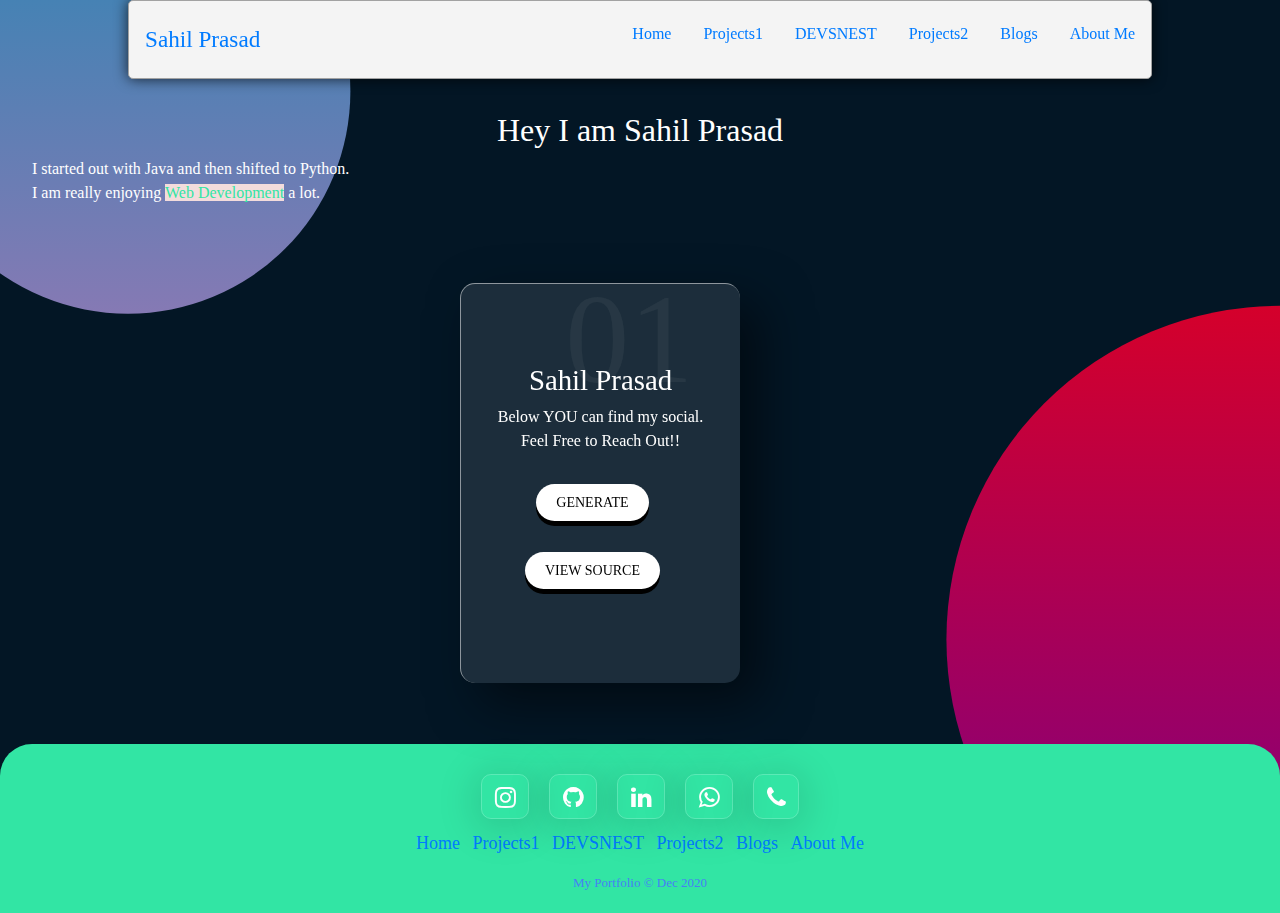
<file: about.html>
<!DOCTYPE html>
<html lang="en">
<head>
	
	<link rel="stylesheet" href="css/style.css">
	<link rel="stylesheet" href="css/styles2.css">
	<meta name="viewport" content="width=device-width, initial-scale=1">
	<link rel="stylesheet" href="https://maxcdn.bootstrapcdn.com/bootstrap/4.5.2/css/bootstrap.min.css">
	<script src="https://ajax.googleapis.com/ajax/libs/jquery/3.5.1/jquery.min.js"></script>
	<script src="https://cdnjs.cloudflare.com/ajax/libs/popper.js/1.16.0/umd/popper.min.js"></script>
	<script src="https://maxcdn.bootstrapcdn.com/bootstrap/4.5.2/js/bootstrap.min.js"></script>
	<link rel="stylesheet" href="https://stackpath.bootstrapcdn.com/font-awesome/4.7.0/css/font-awesome.min.css">
	
	<meta charset="UTF-8">
	<title>About Me</title>
</head>
<body style="background-color: #031625; color: white">
	
	<nav class="sticky-top">
		<header class="header">
			<h1 class="logo link"><a href="#">Sahil Prasad</a></h1>
			<ul class="main-nav">
				<li><a class="link" href="./index.html">Home</a></li>
				<li><a class="link" href="./projects1.html">Projects1</a></li>
				<li><a class="link" href="./projects1.html">DEVSNEST</a></li>
				<li><a class="link" href="./projects2.html">Projects2</a></li>
				<li><a class="link" href="./blogs.html">Blogs</a></li>
				<li><a class="link" href="./about.html">About Me</a></li>
			</ul>
		</header>
	</nav>
	
	
	<div class="para">
		<h2>Hey I am Sahil Prasad</h2>
		
		<p>
			I started out with Java and then shifted to Python. <br>
			I am really enjoying <span class="snippets">Web Development</span> a lot.
		</p>
	</div>
	<div>
		<div class="container-gc">
			<div class="card-gc">
				<div class="content-gc">
					<h2>01</h2>
					<h3>Sahil Prasad</h3>
					<p>
						Below YOU can find my social. <br>Feel Free to Reach Out!!
					</p>
					<a class="link link-secondary"
					   href="https://react-lorem-text-generator.netlify.app/">Generate</a><br>
					<a class="link link-secondary" href="https://github.com/sahilp007/react-text-generator">View
						Source</a><br>
				
				</div>
			</div>
		</div>
	</div>
	<script type="text/javascript" src="vanilla-tilt.js"></script>
	<script>
		VanillaTilt.init(document.querySelectorAll(".card-gc"), {
			max: 25,
			speed: 400,
			glare: true,
			"max-glare": 1
			
		});
	</script>
	<div class="div" style="min-height: 200px">
	</div>
	<div class="footer-basic">
		<footer>
			<section class ="footer">
				<ul class="footer">
					<li class="footer"><a class="footer" href="#"><i class="fa fa-instagram fa-lg" aria-hidden="true"></i></a></li>
					<li class="footer"><a class="footer" href="#"><i class="fa fa-github fa-lg" aria-hidden="true"></i></a></li>
					<li class="footer"><a class="footer" href="#"><i class="fa fa-linkedin fa-lg" aria-hidden="true"></i></a></li>
					<li class="footer"><a class="footer" href="#"><i class="fa fa-whatsapp fa-lg" aria-hidden="true"></i></a></li>
					<li class="footer"><a class="footer" href="#"><i class="fa fa-phone fa-lg" aria-hidden="true"></i></a></li>
				</ul>
			</section>
			<!--			<div class="social"><a href="#"><i class="icon ion-social-instagram"></i></a><a href="#"><i-->
			<!--					class="icon ion-social-snapchat"></i></a><a href="#"><i class="icon ion-social-twitter"></i></a><a-->
			<!--					href="#"><i class=	`-+ion ion-social-facebook"></i></a></div>-->
			<ul class="list-inline">
				<li class="list-inline-item"><a href="./index.html">Home</a></li>
				<li class="list-inline-item"><a href="./projects1.html">Projects1</a></li>
				<li class="list-inline-item"><a href="https://devsnest-sahil-prasad.netlify.app/">DEVSNEST</a></li>
				<li class="list-inline-item"><a href="./projects2.html">Projects2</a></li>
				<li class="list-inline-item"><a href="./blogs.html">Blogs</a></li>
				<li class="list-inline-item"><a href="./about.html">About Me</a></li>
			</ul>
			<p class="copyright">My Portfolio © Dec 2020</p>
		
		</footer>
	</div>
</body>
</html>
</file>
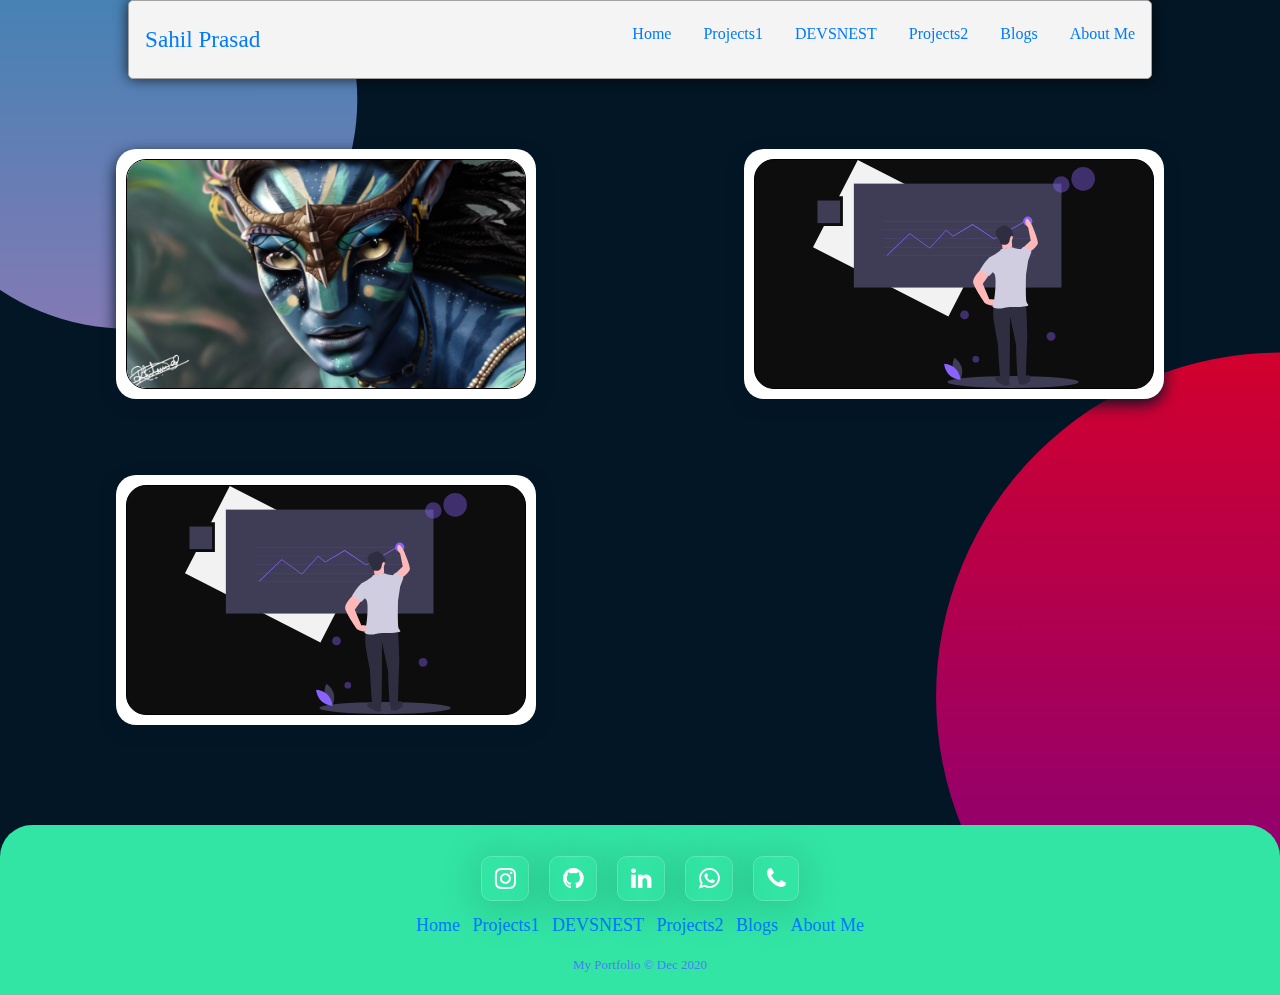
<file: blogs.html>
<!DOCTYPE html>
<html lang="en">
<head>
    
    <link rel="stylesheet" href="css/style.css">
    <link rel="stylesheet" href="css/styles2.css">
    <meta name="viewport" content="width=device-width, initial-scale=1">
    <link rel="stylesheet" href="https://maxcdn.bootstrapcdn.com/bootstrap/4.5.2/css/bootstrap.min.css">
    <script src="https://ajax.googleapis.com/ajax/libs/jquery/3.5.1/jquery.min.js"></script>
    <script src="https://cdnjs.cloudflare.com/ajax/libs/popper.js/1.16.0/umd/popper.min.js"></script>
    <script src="https://maxcdn.bootstrapcdn.com/bootstrap/4.5.2/js/bootstrap.min.js"></script>
    <link rel="stylesheet" href="https://stackpath.bootstrapcdn.com/font-awesome/4.7.0/css/font-awesome.min.css">
    <meta charset="UTF-8">
    <title>About Me</title>
</head>
<body style="background-color: #031625;" class="blog-body">

<nav class="sticky-top">
    <header class="header">
        <h1 class="logo link"><a href="#">Sahil Prasad</a></h1>
        <ul class="main-nav">
            <li><a class="link" href="./index.html">Home</a></li>
            <li><a class="link" href="./projects1.html">Projects1</a></li>
            <li><a class="link" href="./projects1.html">DEVSNEST</a></li>
            <li><a class="link" href="./projects2.html">Projects2</a></li>
            <li><a class="link" href="./blogs.html">Blogs</a></li>
            <li><a class="link" href="./about.html">About Me</a></li>
        </ul>
    </header>
</nav>

<div class="blog-container">
    <div class="blog-card">
        <div class="blog-imgBx">
            <img src="./images/avatar.jpg" alt="why is this not loading">
        </div>
        .
        <div class="blog-content">
            <div>
                <h3>JS Callback Function</h3>
                
                <p>Callbacks are often used inside event handlers to run a block of code. In this guide, we’re going to
                    talk about what callback functions are and how they work. We’ll walk through an example of a
                    callback function to help you learn how to use them in your code.
                </p>
                <a href="./JS%20Callback%20Functions.html">Read More</a>
            </div>
        </div>
    </div>
    <div class="blog-card">
        <div class="blog-imgBx">
            <img src="./images/predictive_analytics_kf9n.svg" alt="why is this not loading">
        </div>
        <div class="blog-content">
            <div>
                <h3>Design</h3>
                
                <p>I started out with Java and then shifted to Python. <br>
                    I am really enjoying <span class="snippets">Web Development</span> a lot.
                </p>
                <a href="#">Read More</a>
            </div>
        </div>
    </div>
    <div class="blog-card">
        <div class="blog-imgBx">
            <img src="./images/predictive_analytics_kf9n.svg" alt="why is this not loading">
        </div>
        <div class="blog-content">
            <div>
                <h3>Design</h3>
                
                <p>I started out with Java and then shifted to Python. <br>
                    I am really enjoying <span class="snippets">Web Development</span> a lot.
                </p>
                <a href="#">Read More</a>
            </div>
        </div>
    </div>
</div>
<div class="div" style="min-height: 200px"></div>
<div class="footer-basic">
    <footer>
        <section class="footer">
            <ul class="footer">
                <li class="footer"><a class="footer" href="#"><i class="fa fa-instagram fa-lg"
                                                                 aria-hidden="true"></i></a></li>
                <li class="footer"><a class="footer" href="#"><i class="fa fa-github fa-lg" aria-hidden="true"></i></a>
                </li>
                <li class="footer"><a class="footer" href="#"><i class="fa fa-linkedin fa-lg"
                                                                 aria-hidden="true"></i></a></li>
                <li class="footer"><a class="footer" href="#"><i class="fa fa-whatsapp fa-lg"
                                                                 aria-hidden="true"></i></a></li>
                <li class="footer"><a class="footer" href="#"><i class="fa fa-phone fa-lg" aria-hidden="true"></i></a>
                </li>
            </ul>
        </section>
        <!--			<div class="social"><a href="#"><i class="icon ion-social-instagram"></i></a><a href="#"><i-->
        <!--					class="icon ion-social-snapchat"></i></a><a href="#"><i class="icon ion-social-twitter"></i></a><a-->
        <!--					href="#"><i class=	`-+ion ion-social-facebook"></i></a></div>-->
        <ul class="list-inline">
            <li class="list-inline-item"><a href="./index.html">Home</a></li>
            <li class="list-inline-item"><a href="./projects1.html">Projects1</a></li>
            <li class="list-inline-item"><a href="https://devsnest-sahil-prasad.netlify.app/">DEVSNEST</a></li>
            <li class="list-inline-item"><a href="./projects2.html">Projects2</a></li>
            <li class="list-inline-item"><a href="./blogs.html">Blogs</a></li>
            <li class="list-inline-item"><a href="./about.html">About Me</a></li>
        </ul>
        <p class="copyright">My Portfolio © Dec 2020</p>
    
    </footer>
</div>
</body>
</html>
</file>
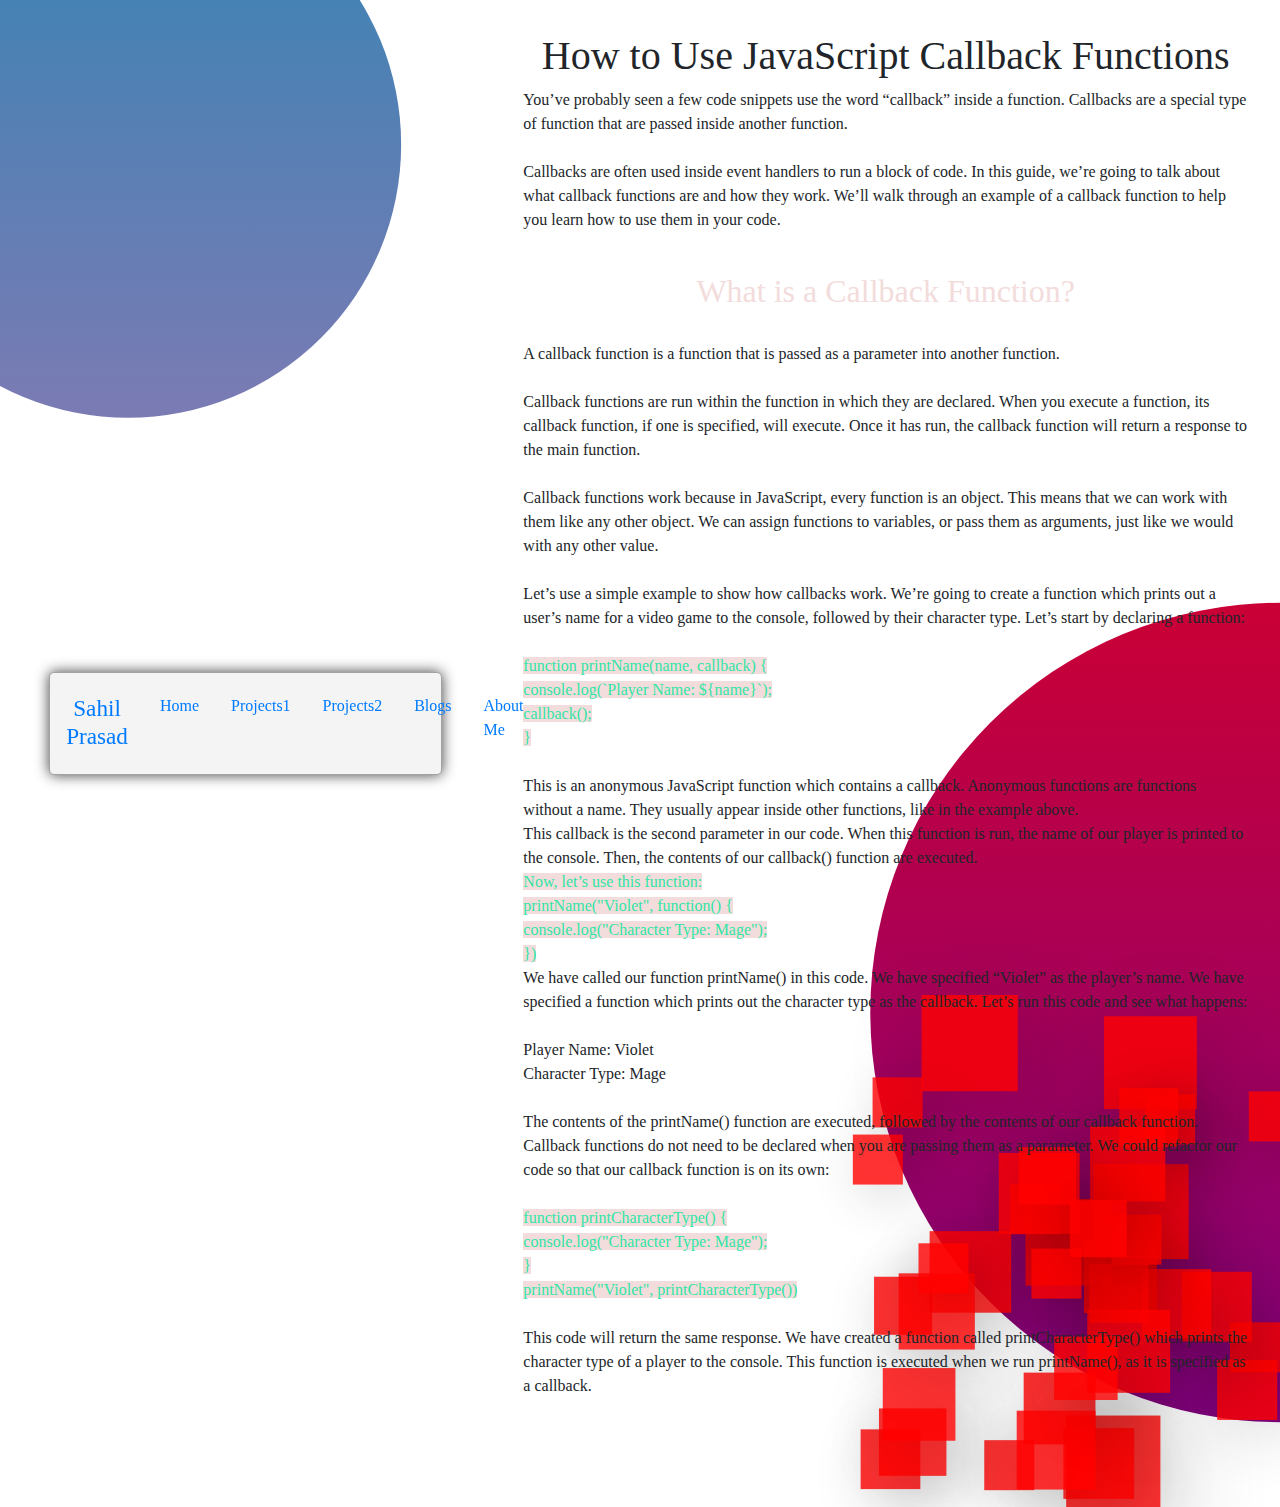
<file: JS Callback Functions.html>
<!DOCTYPE html>
<html lang="en">
<head>
	<link rel="stylesheet" href="css/style.css">
	<link rel="stylesheet" href="css/styles2.css">
	<link rel="stylesheet" href="css/styles3.css">
	<meta name="viewport" content="width=device-width, initial-scale=1">
	<link rel="stylesheet" href="https://maxcdn.bootstrapcdn.com/bootstrap/4.5.2/css/bootstrap.min.css">
	<script src="https://ajax.googleapis.com/ajax/libs/jquery/3.5.1/jquery.min.js"></script>
	<script src="https://cdnjs.cloudflare.com/ajax/libs/popper.js/1.16.0/umd/popper.min.js"></script>
	<script src="https://maxcdn.bootstrapcdn.com/bootstrap/4.5.2/js/bootstrap.min.js"></script>
	
	<meta charset="UTF-8">
	<title>JS Callback Functions</title>
</head>

<!--<body style="background-color: #031625; color: whitesmoke">-->
<body>
	<nav class="sticky-top">
		<header class="header">
			<h1 class="logo link"><a href="#">Sahil Prasad</a></h1>
			<ul class="main-nav">
				<li><a class="link" href="./index.html">Home</a></li>
				<li><a class="link" href="./projects1.html">Projects1</a></li>
				<li><a class="link" href="./projects2.html">Projects2</a></li>
				<li><a class="link" href="./blogs.html">Blogs</a></li>
				<li><a class="link" href="./about.html">About Me</a></li>
			</ul>
		</header>
	</nav>
	
	<div class ="para sections" >
		<h1>How to Use JavaScript Callback Functions</h1>
		
		<p>
			You’ve probably seen a few code snippets use the word “callback” inside a function. Callbacks are a special
			type
			of function that are passed inside another function.<br><br>
			Callbacks are often used inside event handlers to run a block of code. In this guide, we’re going to talk
			about
			what callback functions are and how they work. We’ll walk through an example of a callback function to help
			you
			learn how to use them in your code.
		</p>
		<br>
		<h2> What is a Callback Function? </h2>
		<br>
		<p>
			A callback function is a function that is passed as a parameter into another function.
			<br><br>
			Callback functions are run within the function in which they are declared. When you execute a function, its
			callback function, if one is specified, will execute. Once it has run, the callback function will return a
			response to the main function.
			<br>
			<br>
			
			Callback functions work because in JavaScript, every function is an object. This means that we can work with
			them like any other object. We can assign functions to variables, or pass them as arguments, just like we
			would
			with any other value.
			<br><br>
			Let’s use a simple example to show how callbacks work. We’re going to create a function which prints out a
			user’s name for a video game to the console, followed by their character type. Let’s start by declaring a
			function:
			<br><br>
			<span class="snippets">function printName(name, callback) {<br>
			console.log(`Player Name: ${name}`);<br>
			callback();<br>
			}</span><br>
			<br>
			This is an anonymous JavaScript function which contains a callback. Anonymous functions are functions
			without a
			name. They usually appear inside other functions, like in the example above.
			<br>
			This callback is the second parameter in our code. When this function is run, the name of our player is
			printed
			to the console. Then, the contents of our callback() function are executed.
			<br>
			<span class="snippets">Now, let’s use this function:<br>
			
			printName("Violet", function() {<br>
			console.log("Character Type: Mage");<br>
			})</span><br>
			
			We have called our function printName() in this code. We have specified “Violet” as the player’s name. We
			have
			specified a function which prints out the character type as the callback. Let’s run this code and see what
			happens:
			<br><br>
			Player Name: Violet
			<br>
			Character Type: Mage
			<br><br>
			The contents of the printName() function are executed, followed by the contents of our callback function.
			Callback functions do not need to be declared when you are passing them as a parameter. We could refactor
			our
			code so that our callback function is on its own:<br>
			<br>
			<span class="snippets">function printCharacterType() {<br>
			console.log("Character Type: Mage");<br>
			}<br>
			printName("Violet", printCharacterType())</span>
			<br><br>
			This code will return the same response. We have created a function called printCharacterType() which prints
			the
			character type of a player to the console. This function is executed when we run printName(), as it is
			specified
			as a callback.
		</p>
	</div>
	<script src="anime.min.js"></script>
	<script>
		const container = document.querySelector('.sections')
		for(let i = 0; i<=35; i++){
			const blocks= document.createElement('div');
			blocks.classList.add('block');
			container.appendChild(blocks)
		}

		function animateBlocks(){
			anime({
				targets:'.block',
				translateY: function(){
					return anime.random(-1810,200);
				},
				translateX: function(){
					return anime.random(-100, 1900);
				},
				scale: function(){
					return anime.random(1,5);
				},
				easing: 'linear',
				duration: 3000,
				delay: anime.stagger(10),
				complete: animateBlocks,

			})
		}
		animateBlocks()
	</script>
</body>
</html>
</file>
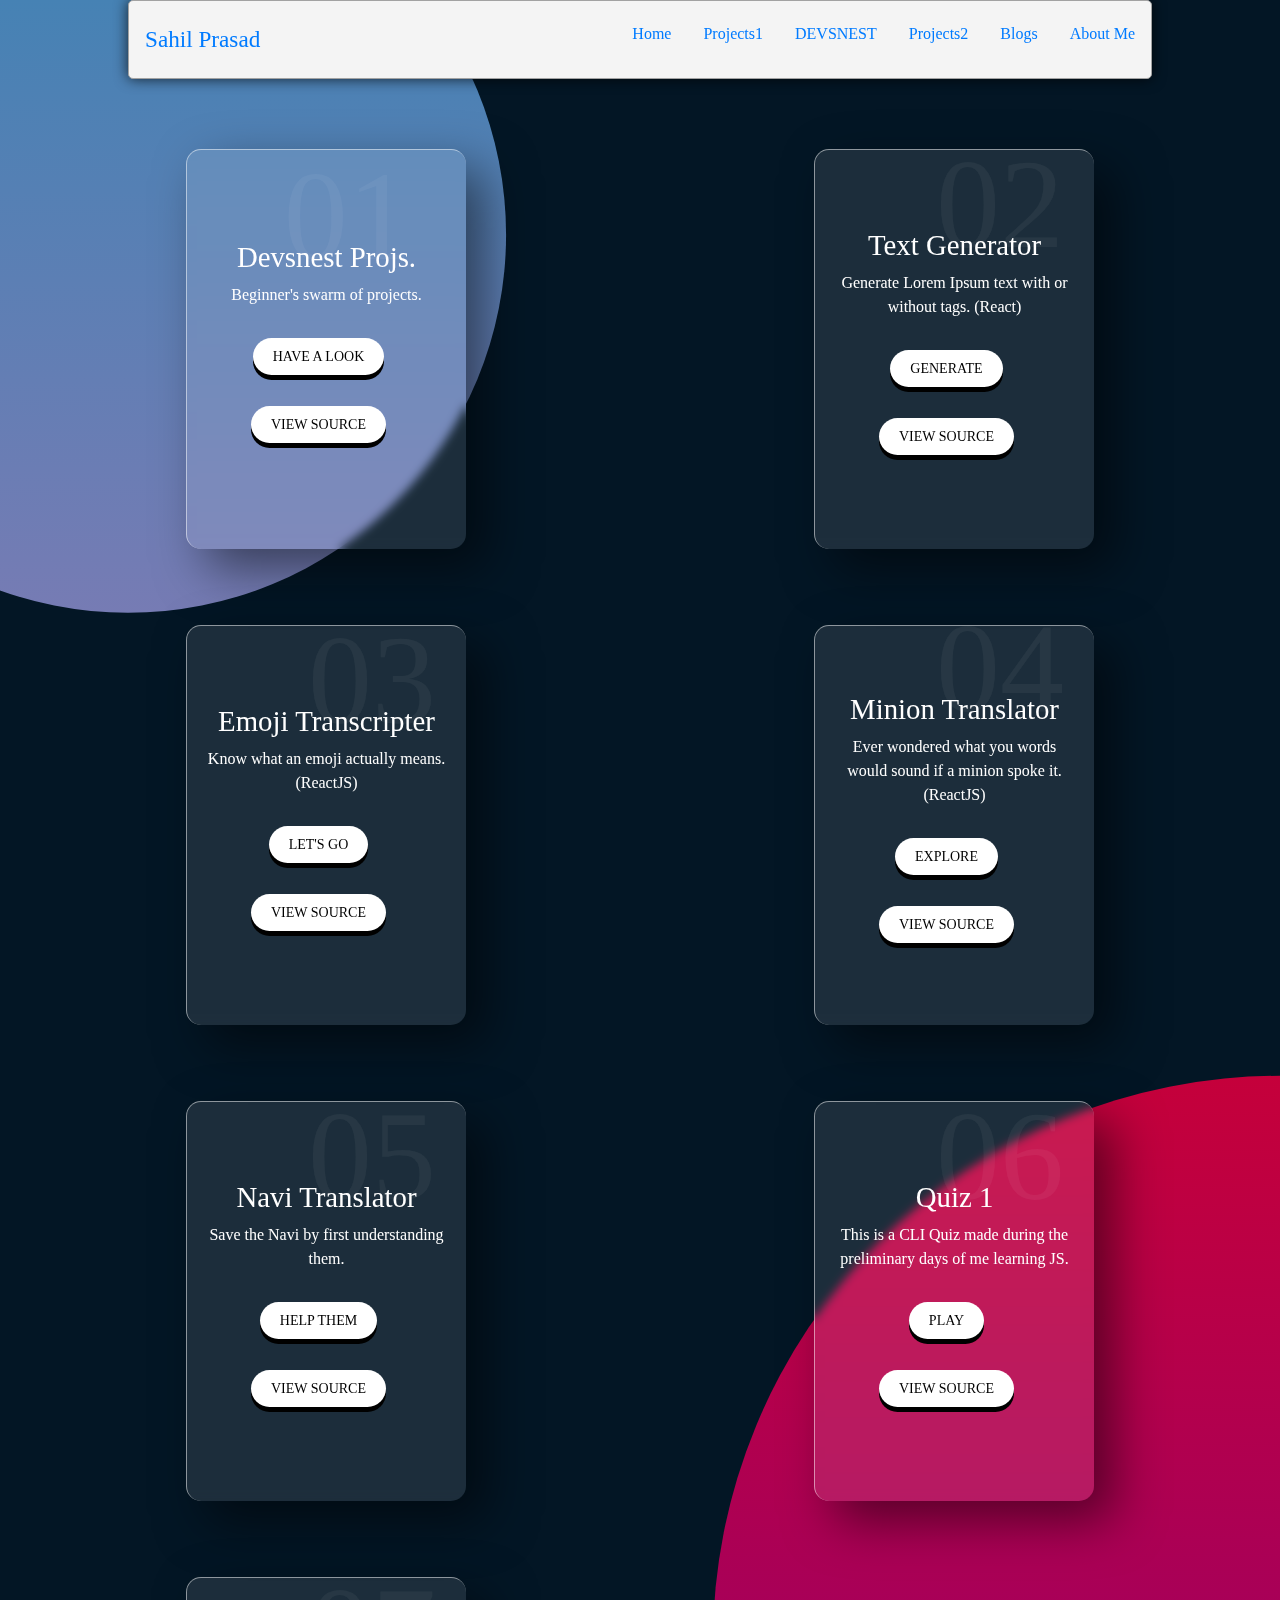
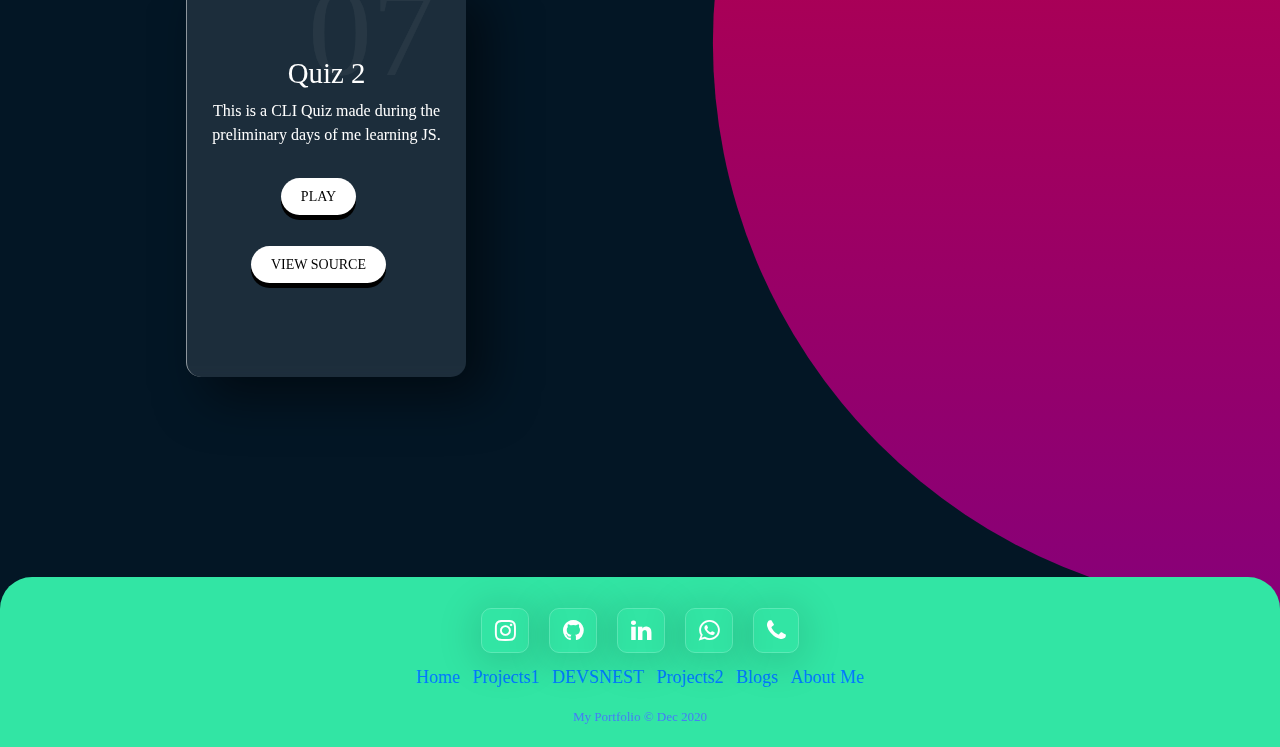
<file: projects1.html>
<!DOCTYPE html>
<html lang="en">
<head>
	<link rel="stylesheet" href="./css/style.css">
	<meta name="viewport" content="width=device-width, initial-scale=1">
	<link rel="stylesheet" href="https://maxcdn.bootstrapcdn.com/bootstrap/4.5.2/css/bootstrap.min.css">
	<script src="https://ajax.googleapis.com/ajax/libs/jquery/3.5.1/jquery.min.js"></script>
	<script src="https://cdnjs.cloudflare.com/ajax/libs/popper.js/1.16.0/umd/popper.min.js"></script>
	<script src="https://maxcdn.bootstrapcdn.com/bootstrap/4.5.2/js/bootstrap.min.js"></script>
	<link rel="stylesheet" href="https://stackpath.bootstrapcdn.com/font-awesome/4.7.0/css/font-awesome.min.css">
	
	<link rel="stylesheet" href="./css/styles2.css">
	<meta name="viewport" content="width=device-width, initial-scale=1">
	<meta charset="UTF-8">
	<title>Projects1</title>
</head>
<body style="background-color: #031625">
	<nav class="sticky-top">
		<header class="header">
			<h1 class="logo link"><a href="#">Sahil Prasad</a></h1>
			<ul class="main-nav">
				<li><a class="link" href="./index.html">Home</a></li>
				<li><a class="link" href="./projects1.html">Projects1</a></li>
				<li><a class="link" href="./projects1.html">DEVSNEST</a></li>
				<li><a class="link" href="./projects2.html">Projects2</a></li>
				<li><a class="link" href="./blogs.html">Blogs</a></li>
				<li><a class="link" href="./about.html">About Me</a></li>
			</ul>
		</header>
	</nav>
	<div class=" blog-body blog-container">
		<div class="container-gc">
			<div class="card-gc">
				<div class="content-gc">
					<h2>01</h2>
					<h3>Devsnest Projs.</h3>
					<p>
						Beginner's swarm of projects.
					</p>
					<a class="link link-secondary"
					   href="https://devsnest-sahil-prasad.netlify.app">Have a Look</a><br>
					<a class="link link-secondary" href="https://github.com/sahilp007/DEVSNEST/">View
						Source</a><br>
				
				</div>
			</div>
		</div>
		<div class="container-gc">
			<div class="card-gc">
				<div class="content-gc">
					<h2>02</h2>
					<h3>Text Generator</h3>
					<p>
						Generate Lorem Ipsum text with or without tags. (React)
					</p>
					<a class="link link-secondary"
					   href="https://react-lorem-text-generator.netlify.app/">Generate</a><br>
					<a class="link link-secondary" href="https://github.com/sahilp007/react-text-generator">View
						Source</a><br>
				
				</div>
			</div>
		</div>
		<div class="container-gc">
			<div class="card-gc">
				<div class="content-gc">
					<h2>03</h2>
					<h3>Emoji Transcripter</h3>
					<p>
						Know what an emoji actually means. (ReactJS)
					</p>
					<a class="link link-secondary" href="https://emoji-transcripter.netlify.app/">Let's Go</a><br>
					<a class="link link-secondary" href="https://github.com/sahilp007/emoji-transcripter">View
						Source</a><br>
				
				</div>
			</div>
		</div>
		<div class="container-gc">
			<div class="card-gc">
				<div class="content-gc">
					<h2>04</h2>
					<h3>Minion Translator</h3>
					<p>
						Ever wondered what you words would sound if a minion spoke it. (ReactJS)
					</p>
					<a class="link link-secondary" href="https://minion-tanslator.netlify.app/">Explore</a><br>
					<a class="link link-secondary" href="https://github.com/sahilp007/minion-translator">View
						Source</a><br>
				
				</div>
			</div>
		</div>
		<div class="container-gc">
			<div class="card-gc">
				<div class="content-gc">
					<h2>05</h2>
					<h3>Navi Translator</h3>
					<p>
						Save the Navi by first understanding them.
					</p>
					<a class="link link-secondary" href="https://eng2navi.netlify.app/">Help Them</a><br>
					<a class="link link-secondary" href="https://github.com/sahilp007/navi-translator">View
						Source</a><br>
				
				</div>
			</div>
		</div>
		<div class="container-gc">
			<div class="card-gc">
				<div class="content-gc">
					<h2>06</h2>
					<h3>Quiz 1</h3>
					<p>
						This is a CLI Quiz made during the preliminary days of me learning JS.
					</p>
					<a class="link link-secondary" href="https://cli-quiz-1.netlify.app/">Play</a><br>
					<a class="link link-secondary" href="https://repl.it/@SAHILPRASAD/proj-1#index.js">View
						Source</a><br>
				
				</div>
			</div>
		</div>
		<div class="container-gc">
			<div class="card-gc">
				<div class="content-gc">
					<h2>07</h2>
					<h3>Quiz 2</h3>
					<p>
						This is a CLI Quiz made during the preliminary days of me learning JS.
					</p>
					<a class="link link-secondary" href="https://cli-quiz-2.netlify.app/">Play</a><br>
					<a class="link link-secondary" href="https://repl.it/@SAHILPRASAD/proj2#index.js">View
						Source</a><br>
				
				</div>
			</div>
		</div>
	</div>
	<script type="text/javascript" src="vanilla-tilt.js"></script>
	<script>
		VanillaTilt.init(document.querySelectorAll(".card-gc"), {
			max: 25,
			scale: 1.1,
			speed: 400,
			glare: true,
			"max-glare": 1
		});
	</script>
	<div class="div" style="min-height: 300px">
	
	</div>
	<div class="footer-basic">
		<footer>
			<section class="footer">
				<ul class="footer">
					<li class="footer"><a class="footer" href="#"><i class="fa fa-instagram fa-lg"
																	 aria-hidden="true"></i></a></li>
					<li class="footer"><a class="footer" href="#"><i class="fa fa-github fa-lg" aria-hidden="true"></i></a>
					</li>
					<li class="footer"><a class="footer" href="#"><i class="fa fa-linkedin fa-lg"
																	 aria-hidden="true"></i></a></li>
					<li class="footer"><a class="footer" href="#"><i class="fa fa-whatsapp fa-lg"
																	 aria-hidden="true"></i></a></li>
					<li class="footer"><a class="footer" href="#"><i class="fa fa-phone fa-lg"
																	 aria-hidden="true"></i></a></li>
				</ul>
			</section>
			<!--			<div class="social"><a href="#"><i class="icon ion-social-instagram"></i></a><a href="#"><i-->
			<!--					class="icon ion-social-snapchat"></i></a><a href="#"><i class="icon ion-social-twitter"></i></a><a-->
			<!--					href="#"><i class=	`-+ion ion-social-facebook"></i></a></div>-->
			<ul class="list-inline">
				<li class="list-inline-item"><a href="./index.html">Home</a></li>
				<li class="list-inline-item"><a href="./projects1.html">Projects1</a></li>
				<li class="list-inline-item"><a href="https://devsnest-sahil-prasad.netlify.app/">DEVSNEST</a></li>
				<li class="list-inline-item"><a href="./projects2.html">Projects2</a></li>
				<li class="list-inline-item"><a href="./blogs.html">Blogs</a></li>
				<li class="list-inline-item"><a href="./about.html">About Me</a></li>
			</ul>
			<p class="copyright">My Portfolio © Dec 2020</p>
		
		</footer>
	</div>
</body>
</html>
</file>
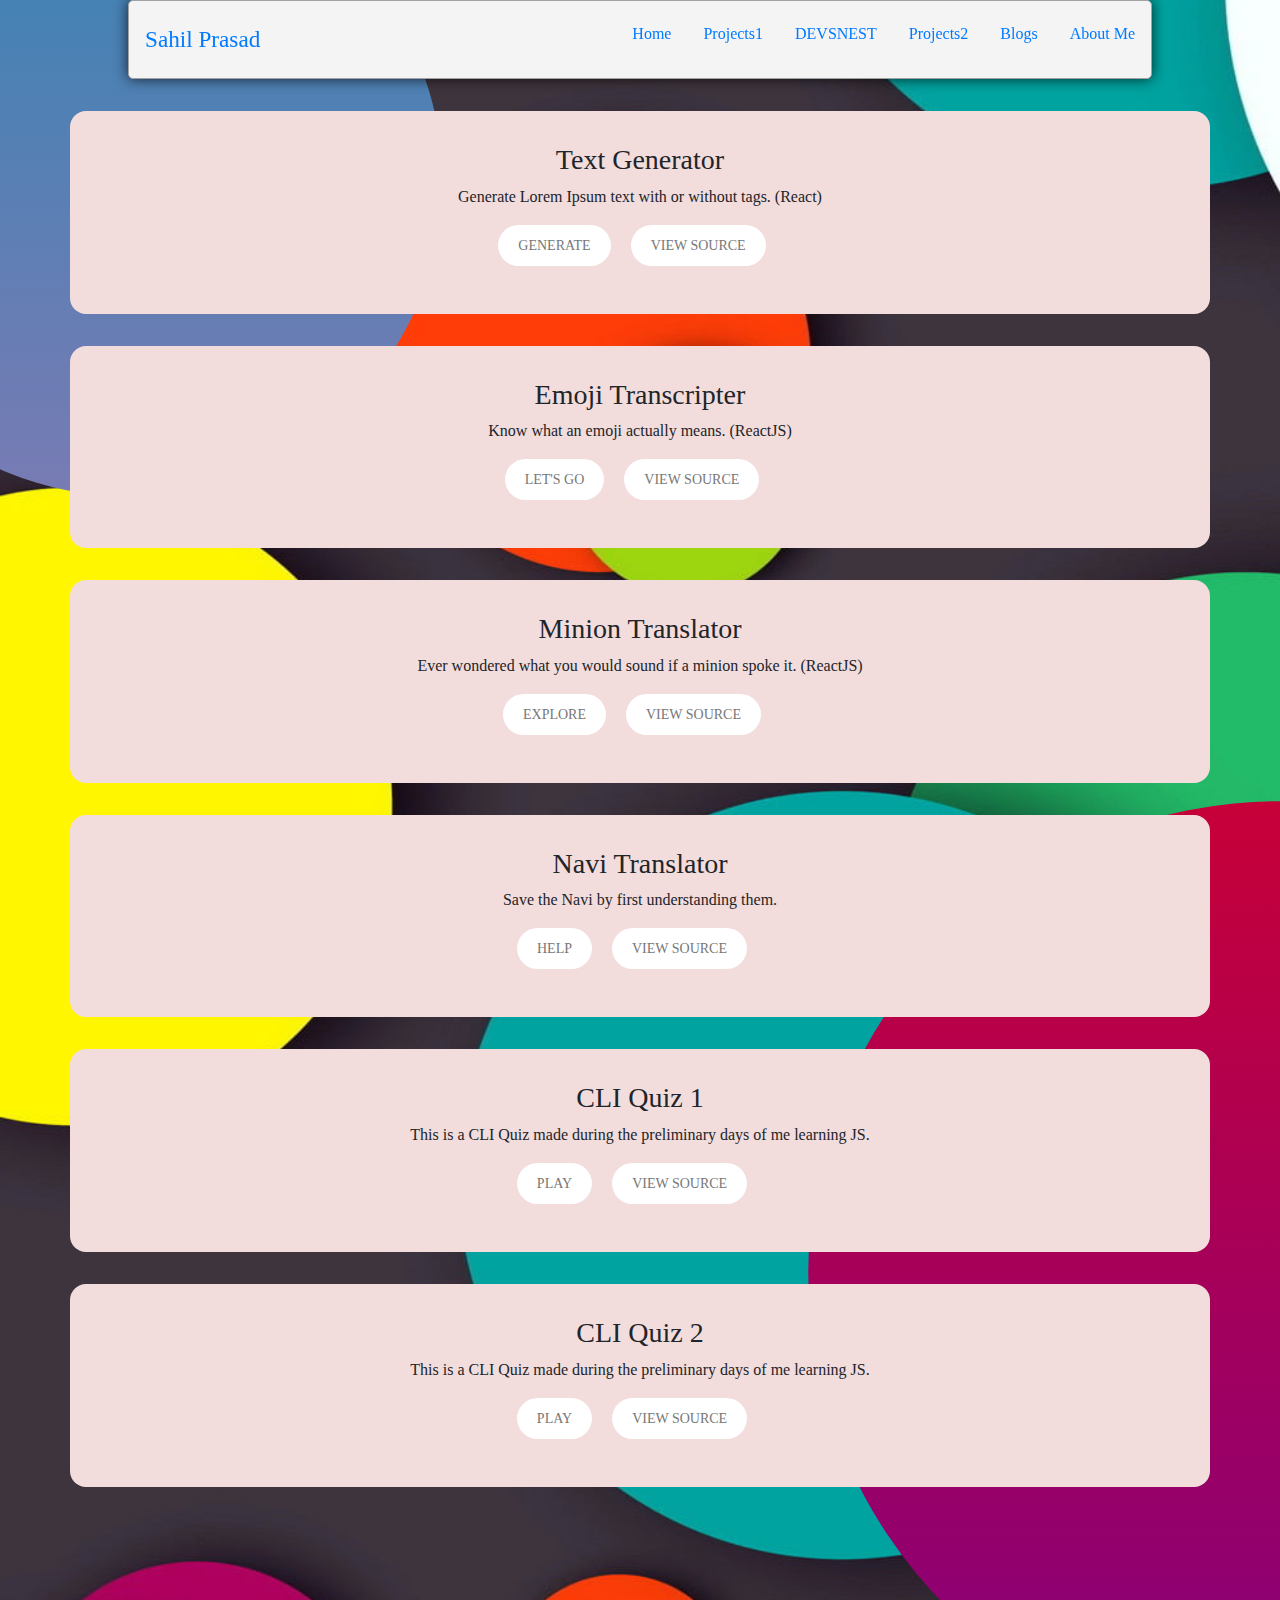
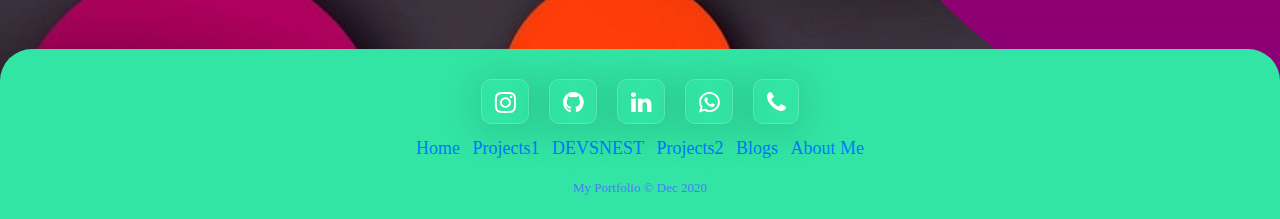
<file: projects2.html>
<!DOCTYPE html>
<html lang="en">
<head>
	
	<link rel="stylesheet" href="./css/style.css">
	<link rel="stylesheet" href="./css/styles2.css">
	<meta name="viewport" content="width=device-width, initial-scale=1">
	<link rel="stylesheet" href="https://maxcdn.bootstrapcdn.com/bootstrap/4.5.2/css/bootstrap.min.css">
	<script src="https://ajax.googleapis.com/ajax/libs/jquery/3.5.1/jquery.min.js"></script>
	<script src="https://cdnjs.cloudflare.com/ajax/libs/popper.js/1.16.0/umd/popper.min.js"></script>
	<script src="https://maxcdn.bootstrapcdn.com/bootstrap/4.5.2/js/bootstrap.min.js"></script>
	<link rel="stylesheet" href="https://stackpath.bootstrapcdn.com/font-awesome/4.7.0/css/font-awesome.min.css">
	
	<meta charset="UTF-8">
	<title>Projects</title>
</head>
<body style="background: url('./images/dots.jpg') no-repeat">
	<nav class="sticky-top">
		<header class="header">
			<h1 class="logo link"><a href="#">Sahil Prasad</a></h1>
			<ul class="main-nav">
				<li><a class="link" href="./index.html">Home</a></li>
				<li><a class="link" href="./projects1.html">Projects1</a></li>
				<li><a class="link" href="./projects1.html">DEVSNEST</a></li>
				<li><a class="link" href="./projects2.html">Projects2</a></li>
				<li><a class="link" href="./blogs.html">Blogs</a></li>
				<li><a class="link" href="./about.html">About Me</a></li>
			</ul>
		</header>
	</nav>
	
	<div>
		<div>
			<container class="container-fluid container off-white section">
				<h3 class="proj-head">Text Generator</h3>
				Generate Lorem Ipsum text with or without tags. (React)
				<br>
				<a class="link link-secondary" href="https://react-lorem-text-generator.netlify.app/">Generate</a>
				<a class="link link-secondary" href="https://github.com/sahilp007/react-text-generator">View Source</a>
			</container>
		</div>
		<div>
			<container class="container-fluid container off-white section">
				<h3 class="proj-head">Emoji Transcripter</h3>
				
				Know what an emoji actually means. (ReactJS)
				
				<br>
				<a class="link link-secondary" href="https://emoji-transcripter.netlify.app/">Let's Go</a>
				<a class="link link-secondary" href="https://github.com/sahilp007/emoji-transcripter">View Source</a>
			</container>
		</div>
		<div>
			<container class="container-fluid container off-white section">
				<h3 class="proj-head">Minion Translator</h3>
				
				Ever wondered what you would sound if a minion spoke it. (ReactJS)
				
				<br>
				<a class="link link-secondary" href="https://minion-tanslator.netlify.app/">Explore</a>
				<a class="link link-secondary" href="https://github.com/sahilp007/minion-translator">View Source</a>
			</container>
		</div>
		<div>
			<container class="container-fluid container off-white section">
				<h3 class="proj-head">Navi Translator</h3>
				
				Save the Navi by first understanding them.
				<br>
				<a class="link link-secondary" href="https://eng2navi.netlify.app/">Help</a>
				<a class="link link-secondary" href="https://github.com/sahilp007/navi-translator">View Source</a>
			</container>
		</div>
		<div>
			<container class="container-fluid container off-white section">
				<h3 class="proj-head">CLI Quiz 1</h3>
				
				This is a CLI Quiz made during the preliminary days of me learning JS.
				<br>
				<a class="link link-secondary" href="https://cli-quiz-1.netlify.app/">Play</a>
				<a class="link link-secondary" href="https://repl.it/@SAHILPRASAD/proj-1#index.js">View Source</a>
			</container>
		</div>
		<div>
			<container class="container-fluid container off-white section">
				<h3 class="proj-head">CLI Quiz 2</h3>
				
				This is a CLI Quiz made during the preliminary days of me learning JS.
				<br>
				<a class="link link-secondary" href="https://cli-quiz-2.netlify.app/">Play</a>
				<a class="link link-secondary" href="https://repl.it/@SAHILPRASAD/proj2#index.js">View Source</a>
			</container>
		</div>
		<div class="div" style="min-height: 300px">
		
		</div>
		<div class="footer-basic">
			<footer>
				<section class="footer">
					<ul class="footer">
						<li class="footer"><a class="footer" href="#"><i class="fa fa-instagram fa-lg"
																		 aria-hidden="true"></i></a></li>
						<li class="footer"><a class="footer" href="#"><i class="fa fa-github fa-lg"
																		 aria-hidden="true"></i></a></li>
						<li class="footer"><a class="footer" href="#"><i class="fa fa-linkedin fa-lg"
																		 aria-hidden="true"></i></a></li>
						<li class="footer"><a class="footer" href="#"><i class="fa fa-whatsapp fa-lg"
																		 aria-hidden="true"></i></a></li>
						<li class="footer"><a class="footer" href="#"><i class="fa fa-phone fa-lg"
																		 aria-hidden="true"></i></a></li>
					</ul>
				</section>
				<!--			<div class="social"><a href="#"><i class="icon ion-social-instagram"></i></a><a href="#"><i-->
				<!--					class="icon ion-social-snapchat"></i></a><a href="#"><i class="icon ion-social-twitter"></i></a><a-->
				<!--					href="#"><i class=	`-+ion ion-social-facebook"></i></a></div>-->
				<ul class="list-inline">
					<li class="list-inline-item"><a href="./index.html">Home</a></li>
					<li class="list-inline-item"><a href="./projects1.html">Projects1</a></li>
					<li class="list-inline-item"><a href="https://devsnest-sahil-prasad.netlify.app/">DEVSNEST</a></li>
					<li class="list-inline-item"><a href="./projects2.html">Projects2</a></li>
					<li class="list-inline-item"><a href="./blogs.html">Blogs</a></li>
					<li class="list-inline-item"><a href="./about.html">About Me</a></li>
				</ul>
				<p class="copyright">My Portfolio © Dec 2020</p>
			
			</footer>
		</div>
	</div>
</body>
</html>
</file>
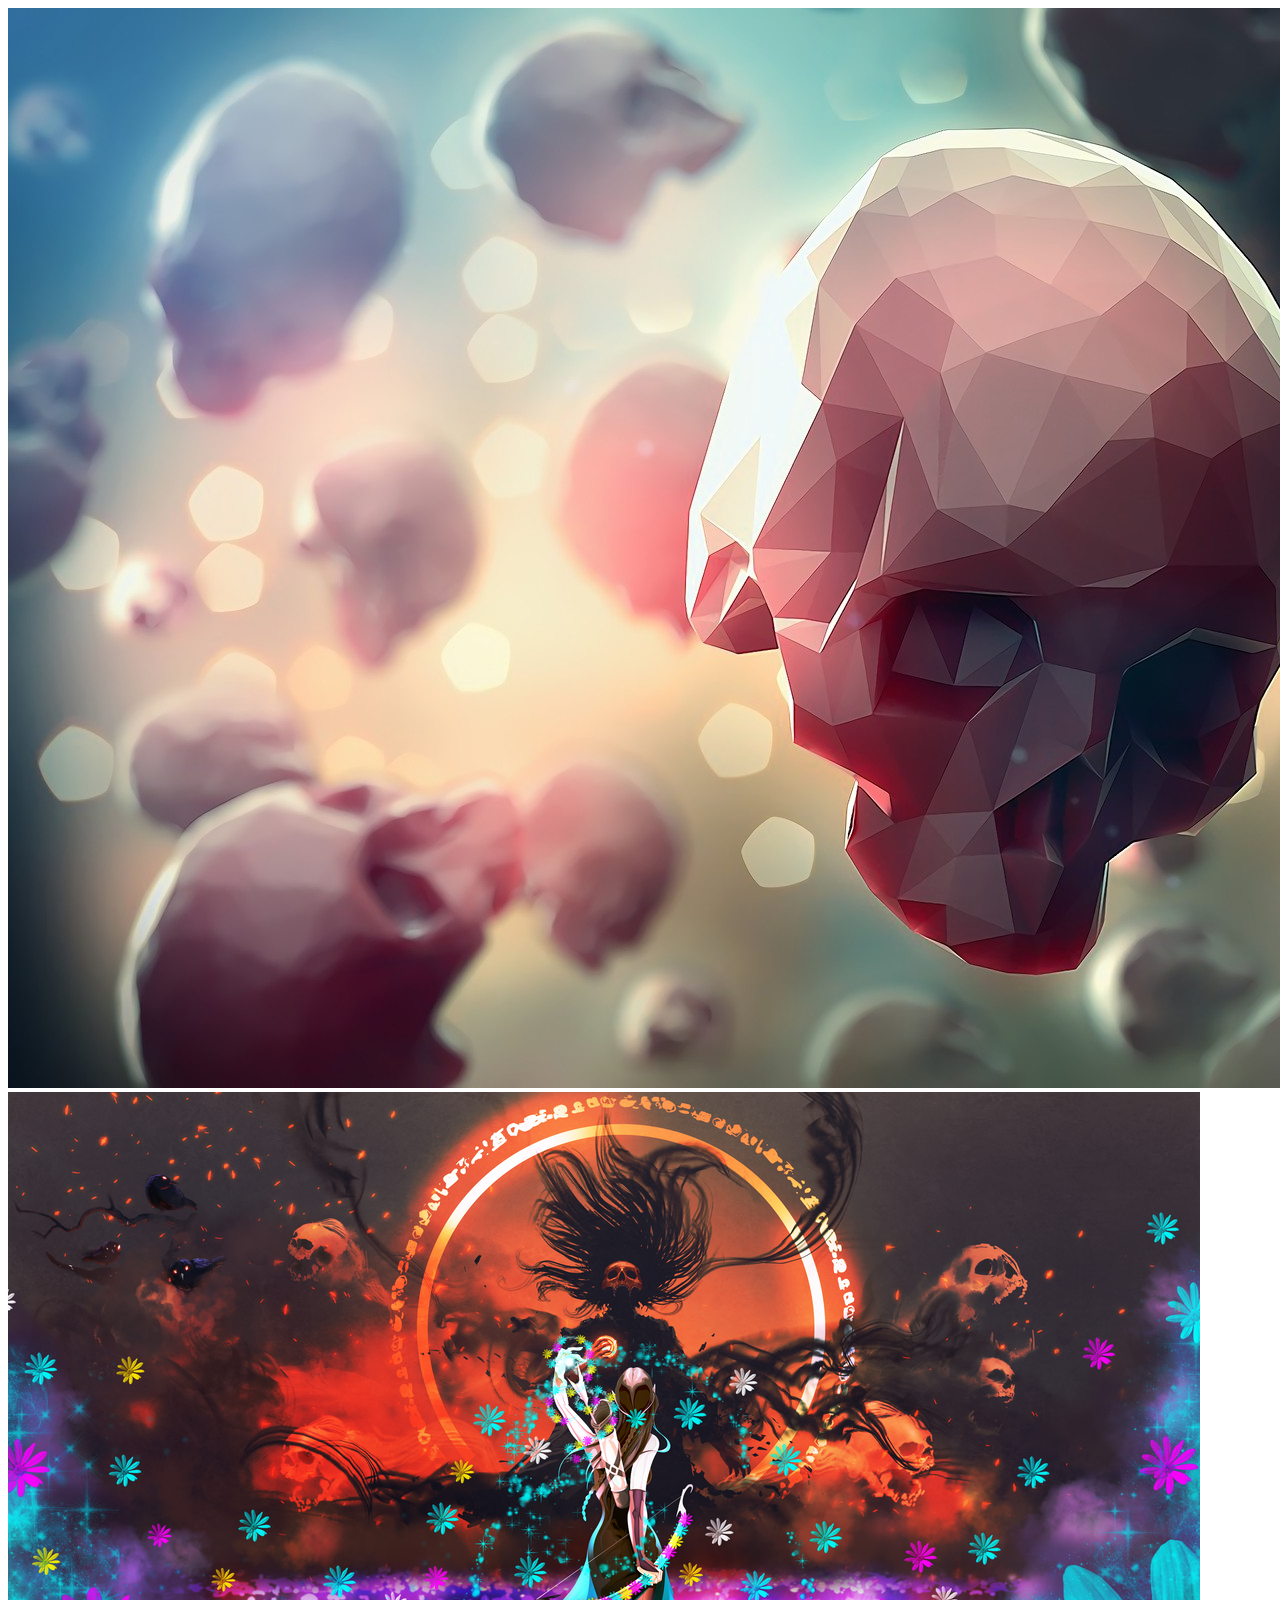
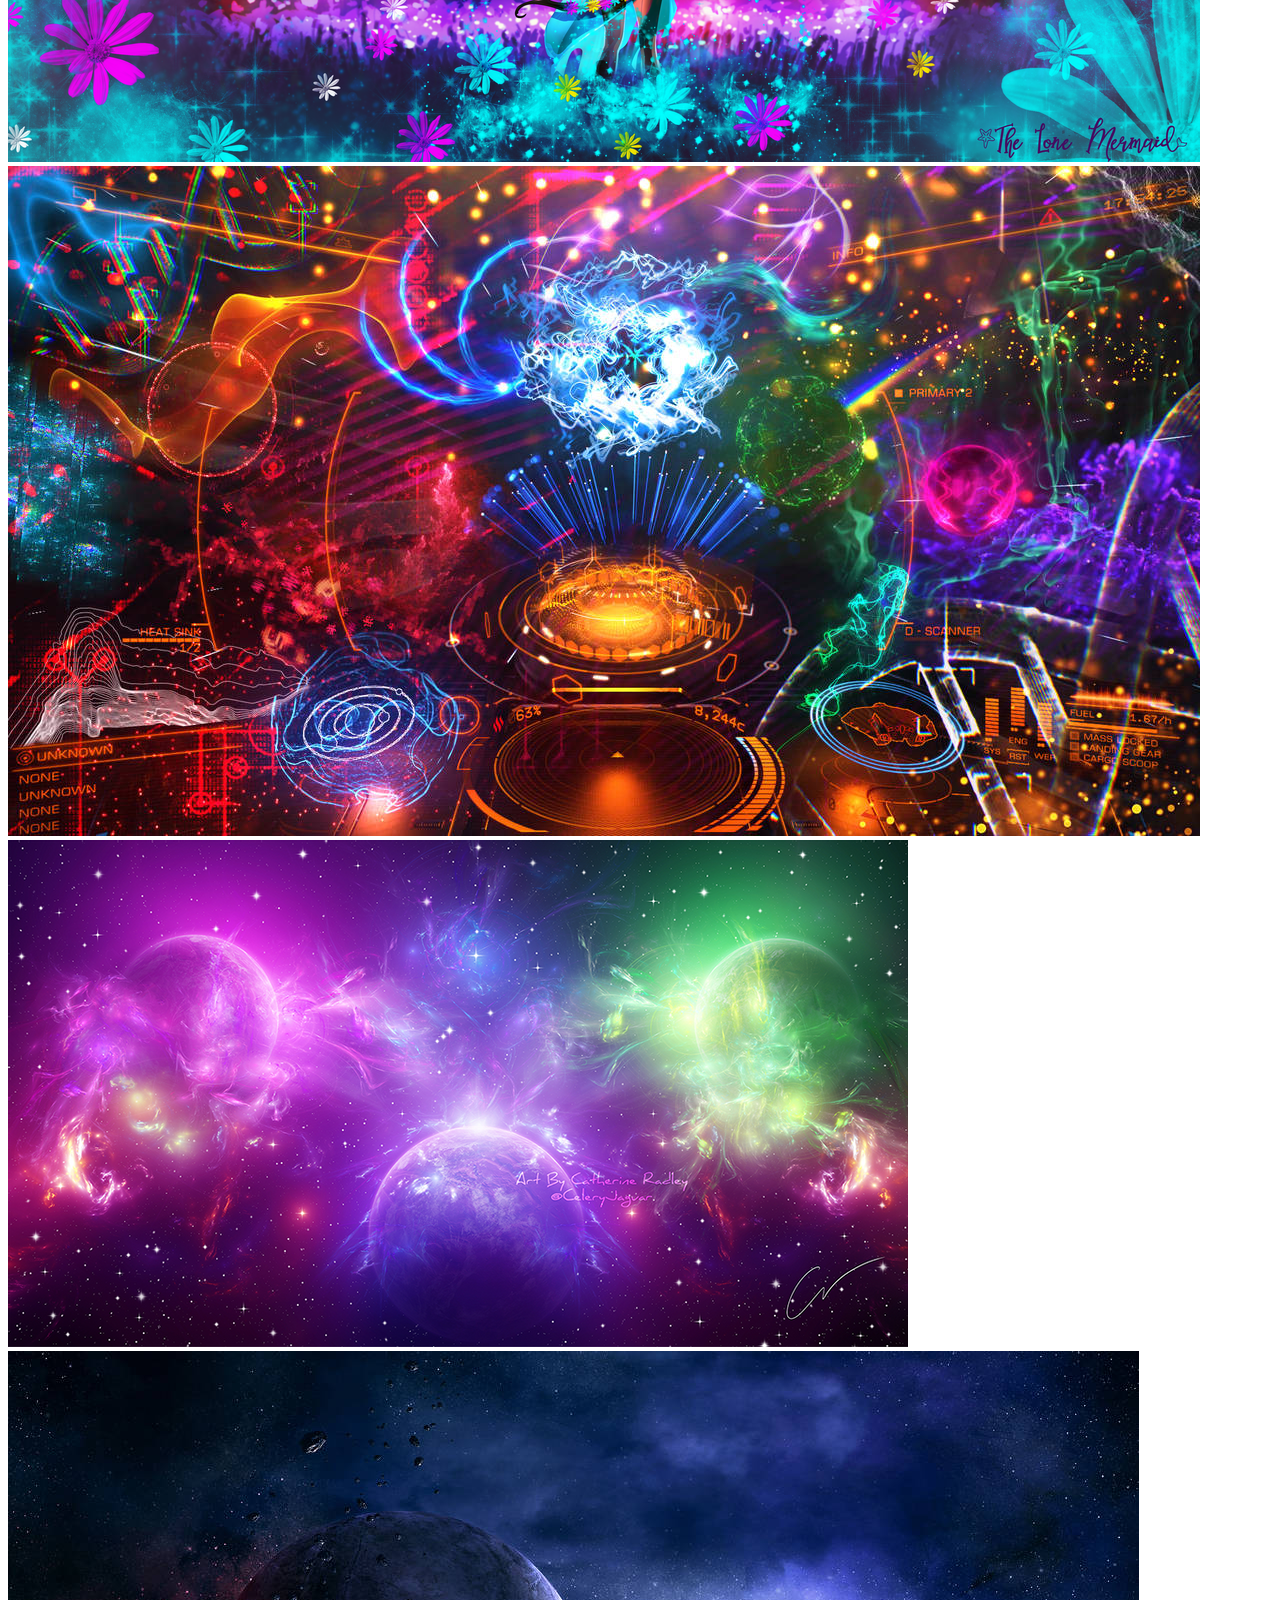
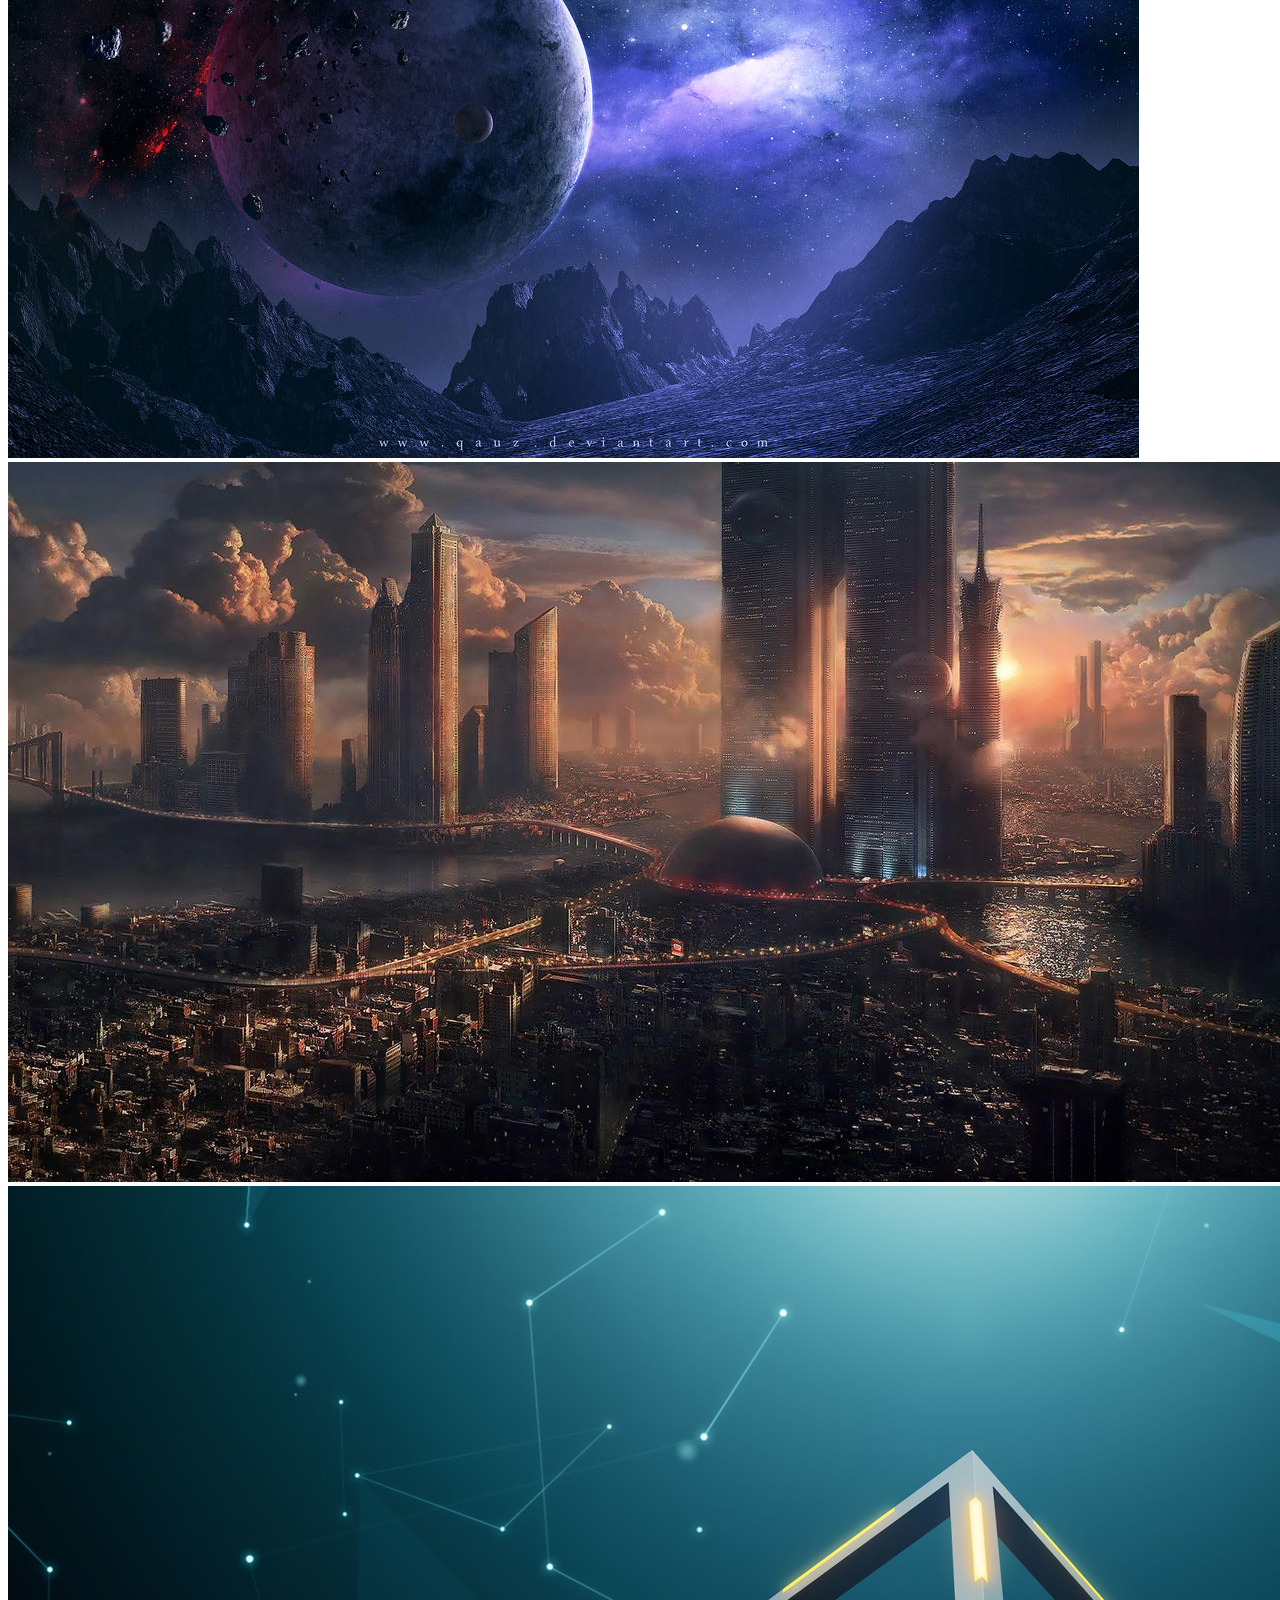
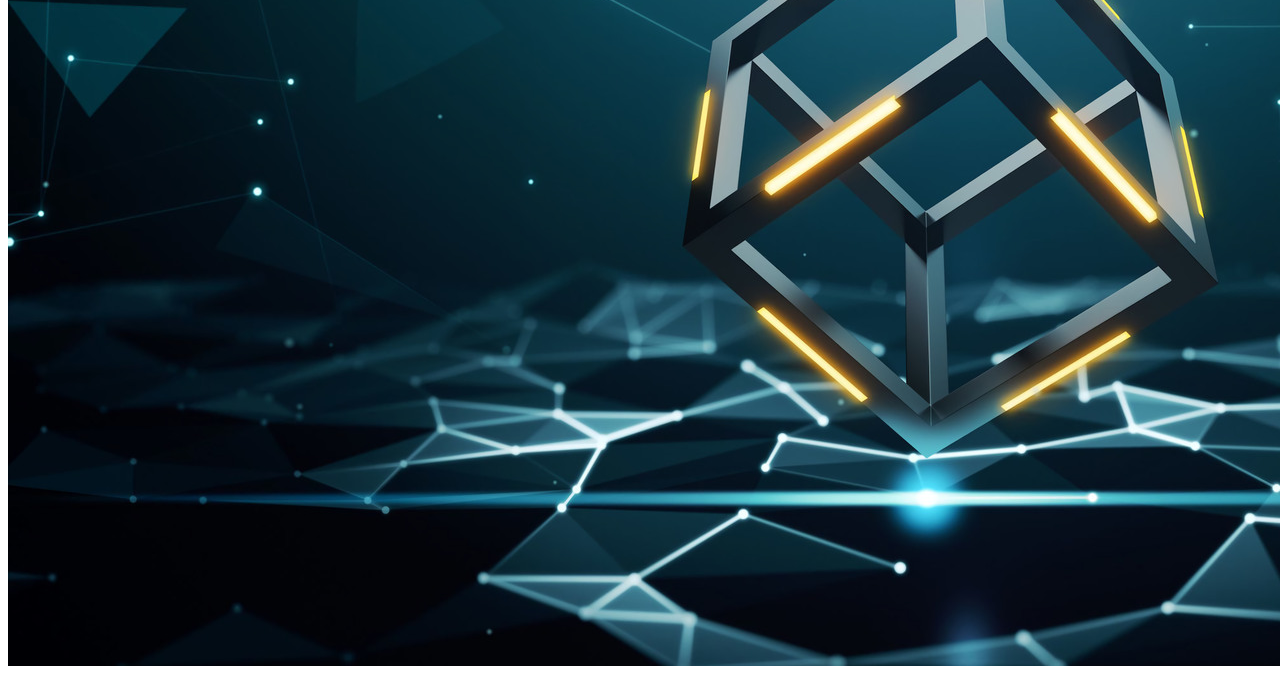
<file: wallpapers.html>
<!DOCTYPE html>
<html lang="en">
<head>
	<meta charset="UTF-8">
	<title>NOT In PROJECT</title>
</head>
<body>
	<img src="./images/skull.jpg" alt="">
	<img src="./images/skully%20woman.png" alt="">
	<img src="./images/technical.jpg" alt="">
	<img src="./images/planets.png" alt="">
	<img src="./images/moon.jpg" alt="">
	<img src="./images/city.jpg" alt="">
	<img src="./images/abstract-digital-art-uhdpaper.com-hd-4.1999.jpg" alt="">
</body>
</html>
</file>
<file: css/style.css>
:root {
	--primary-color: #32e5a4;
	--off-white: #bfd1f1;
	--light-grey: #f3dcdc;
}

* {
	box-sizing: border-box;
}

body {
	font-family: 'Source Sans Pro', Helvetica Neue, Helvetica, Arial, sans-serif;
	font-size: 16px;
	line-height: 1.75;
	/*margin: auto;*/
	align-items: center;
	background-color: #031625;
}

#timeline {
	display: -webkit-box;
	display: -ms-flexbox;
	display: flex;
	background-color: #031625;
}

#timeline:hover .tl-item {
	width: 23.3333%;
}

.tl-item {
	-webkit-transform: translate3d(0, 0, 0);
	transform: translate3d(0, 0, 0);
	position: relative;
	width: 33%;
	height: 50rem;
	min-height: 200px;
	color: #fff;
	overflow: hidden;
	-webkit-transition: width 0.5s ease;
	transition: width 0.5s ease;
}

.tl-item:before, .tl-item:after {
	-webkit-transform: translate3d(0, 0, 0);
	transform: translate3d(0, 0, 0);
	content: '';
	position: absolute;
	left: 0;
	top: 0;
	width: 100%;
	height: 100%;
}

.tl-item:after {
	background: rgba(3, 22, 37, 0.85);
	opacity: 1;
	-webkit-transition: opacity 0.5s ease;
	transition: opacity 0.5s ease;
}

.tl-item:before {
	background: -webkit-linear-gradient(top, transparent 0%, black 75%);
	background: linear-gradient(to bottom, transparent 0%, black 75%);
	z-index: 1;
	opacity: 0;
	-webkit-transform: translate3d(0, 0, 0) translateY(50%);
	transform: translate3d(0, 0, 0) translateY(50%);
	-webkit-transition: opacity 0.5s ease, -webkit-transform 0.5s ease;
	transition: opacity 0.5s ease, -webkit-transform 0.5s ease;
	transition: opacity 0.5s ease, transform 0.5s ease;
	transition: opacity 0.5s ease, transform 0.5s ease, -webkit-transform 0.5s ease;
}

.tl-item:hover {
	width: 55% !important;
}

.tl-item:hover:after {
	opacity: 0;
}

.tl-item:hover:before {
	opacity: 1;
	-webkit-transform: translate3d(0, 0, 0) translateY(0);
	transform: translate3d(0, 0, 0) translateY(0);
	-webkit-transition: opacity 1s ease, -webkit-transform 1s ease 0.25s;
	transition: opacity 1s ease, -webkit-transform 1s ease 0.25s;
	transition: opacity 1s ease, transform 1s ease 0.25s;
	transition: opacity 1s ease, transform 1s ease 0.25s, -webkit-transform 1s ease 0.25s;
}

.tl-item:hover .tl-content {
	opacity: 1;
	top: 25%;
	-webkit-transform: translateY(0);
	transform: translateY(0);
	-webkit-transition: all 0.75s ease 0.5s;
	transition: all 0.75s ease 0.5s;
}

.tl-item:hover .tl-bg {
	-webkit-filter: grayscale(0);
	filter: grayscale(0);
}

.tl-content {
	-webkit-transform: translate3d(0, 0, 0) translateY(25px);
	transform: translate3d(0, 0, 0) translateY(25px);
	position: relative;
	z-index: 1;
	text-align: center;
	margin: 0 1.618em;
	top: 55%;
	opacity: 0;
}

.tl-head {
	position: absolute;
	top: 20%;
	left: 50%;
	-webkit-transform: translateX(-50%) translateY(-50%);
	transform: translateX(-50%) translateY(-50%);
	z-index: 1;
	/*border-top: 1px solid #fff;*/
	border-bottom: 1px solid #fff;
}

.tl-head p {
	font-family: 'Pathway Gothic One', Helvetica Neue, Helvetica, Arial, sans-serif;
	font-size: 1.728rem;
	line-height: 0;
}

.tl-bg {
	-webkit-transform: translate3d(0, 0, 0);
	transform: translate3d(0, 0, 0);
	position: absolute;
	width: 100%;
	height: 100%;
	top: 0;
	left: 0;
	background-size: cover;
	background-position: center center;
	-webkit-transition: -webkit-filter 0.5s ease;
	transition: -webkit-filter 0.5s ease;
	transition: filter 0.5s ease;
	transition: filter 0.5s ease, -webkit-filter 0.5s ease;
	-webkit-filter: grayscale(100%);
	filter: grayscale(100%);
}

.link {
	box-sizing: border-box;
	text-decoration: none;
	padding: 0.5rem 1rem;
	alignment: right;
	display: block;
	font-size: 1em;
}

.link-primary {
	background-color: var(--primary-color);
	border-radius: 0.5rem;
	color: white;
	display: inline-block;
	max-width: 140px;
	margin: 1rem 1rem 1rem 0rem;
}

.link-secondary {
	/*color: var(--primary-color);*/
	border-radius: 100px;
	/*border: 1px solid var(--primary-color);*/
	display: inline-block;
	max-width: 140px;
	margin: 1rem 1rem 1rem 0;
	text-transform: uppercase;
	text-decoration: none;
	padding: 10px 20px;
	transition: all .2s;
	position: relative;
	color: dodgerblue;
}

.link-secondary:hover {
	transform: translateY(-5px);
	box-shadow: 0 10px 20px rgba(0, 0, 0, 0.2);
}

.link-secondary:active {
	transform: translateY(11px);
	box-shadow: 0 5px 10px rgba(0, 0, 0, 0.2);
}

.link-secondary {
	background-color: #fff;
	color: #777;
	font-size: 14px;
}

.snippets {
	text-align-all: center;
	background-color: var(--light-grey);
	color: var(--primary-color);
}

.para {
	padding: 2rem;
	flex: auto;
}

h2, h1 {
	text-align: center;
}

.section {
	margin: 2rem 0;
}

.section h2 {
	text-align: center;
}

.off-white {
	background-color: var(--light-grey);
	padding: 2rem 0;
	border-radius: 1rem;
	transition: 0.5s ease;
}

.off-white:hover {
	background: #F3F4F6;
	box-shadow: 11.41px 11.41px 21px #9ca3af, -11.41px -11.41px 21px #ffffff;
	transition: 0.5s ease;
	transform: scale(1);
}

container {
	align-items: center;
	display: flow-root;
	flex-flow: row;
	flex-wrap: wrap;
	alignment: center;
	text-align: center;
}

html {
	position: relative;
	min-height: 100%;
}

ul {
	margin: 0;
	padding: 0;
	list-style: none;
}

.logo {
	margin: 0;
	font-size: 1.45em;
}

.main-nav {
	margin-top: 5px;

}

.header {
	padding-top: .5em;
	padding-bottom: .5em;
	border: 1px solid #a2a2a2;
	background-color: #f4f4f4;
	box-shadow: 0px 0px 14px 0px rgba(0, 0, 0, 0.75);
	border-radius: 5px;
}

@media (min-width: 769px) {
	.header,
	.main-nav {
		display: flex;
	}

	.header {
		flex-direction: column;
		align-items: center;
	}

	.header {
		width: 80%;
		margin: 0 auto;
		max-width: 1150px;
	}

}

@media (min-width: 1025px) {
	.header {
		flex-direction: row;
		justify-content: space-between;
	}

}

.footer-basic {
	padding: 1.3rem;
	background-color: var(--primary-color);
	color: #4b4c4d;
	border-top-left-radius: 2rem;
	border-top-right-radius: 2rem;
	bottom: 0;
	left: 0;
	right: 0;
	position: absolute;
}

.footer-basic ul {
	padding: 0;
	list-style: none;
	text-align: center;
	font-size: 18px;
	line-height: 1.6;
	margin-bottom: 0;
}

/*.footer-basic li {*/
/*	padding: 0 10px;*/
/*}*/
/*.footer-basic ul a {*/
/*	color: inherit;*/
/*	text-decoration: none;*/
/*	opacity: 0.8;*/
/*}*/
/*.footer-basic ul a:hover {*/
/*	opacity: 1;*/
/*}*/
/*.footer-basic .social {*/
/*	text-align: center;*/
/*	padding-bottom: 25px;*/
/*}*/
/*.footer-basic .social > a {*/
/*	font-size: 24px;*/
/*	width: 40px;*/
/*	height: 40px;*/
/*	line-height: 40px;*/
/*	display: inline-block;*/
/*	text-align: center;*/
/*	border-radius: 50%;*/
/*	border: 2px solid #467ef2;*/
/*	margin: 0 8px;*/
/*	color: inherit;*/
/*	opacity: 0.75;*/
/*}*/
/*.footer-basic .social > a:hover {*/
/*	opacity: 1;*/
/*	backdrop-filter: blur(3px);*/
/*}*/
.footer-basic .copyright {
	margin-top: 15px;
	text-align: center;
	font-size: 13px;
	color: #467ff3;
	margin-bottom: 0;
}

.footer * {
	margin: 0;
	padding: 0;
	box-sizing: border-box;
}

.footer body {
	overflow: hidden;
}

.footer section {
	position: relative;
	width: auto;
	height: 100vh;
	display: flex;
	justify-content: center;
	align-items: center;
	background: linear-gradient(to bottom, #f8246a, #dff1ff);
}

.footer ul {
	position: relative;
	display: flex;
	z-index: 1;
	justify-content: center;
}

.footer ul li {
	position: relative;
	list-style: none;
	margin: 10px;
}

.footer ul li a {
	padding: 12.5px;
	position: relative;
	/*width: 80px;*/
	/*height: 80px;*/
	/*display: inline-block;*/
	border-radius: 10px;
	display: flex;
	justify-content: center;
	align-content: center;
	text-decoration: none;
	color: white;
	/*font-size: 2em;*/
	border: 1px solid rgba(255, 255, 255, 0.2);
	box-shadow: 0 5px 45px rgba(0, 0, 0, 0.2);
	backdrop-filter: blur(2px);
	transition: 0.5s;
	overflow: hidden;
}

.footer ul li a:hover {
	transform: translateY(-10px);
}

.footer ul li a:before {
	content: '';
	position: absolute;
	top: 0;
	left: 0;
	width: 50px;
	height: 100%;
	background: rgba(255, 255, 255, .5);
	transform: skewX(45deg) translateX(120px);
	transition: 0.5s;
}

.footer ul li a:hover::before {
	transform: skewX(45deg) translateX(-100px);
}

.blog-body {
	/*display: flex;*/
	justify-content: center;
	align-items: center;
	background-attachment: fixed;
}

.blog-container {
	position: relative;
	/* width: 1000px; */
	/* display: flex; */
	justify-content: space-around;
	/* flex-wrap: wrap; */
	margin: 20px;
	padding: 20px 0;
	display: grid;
	place-items: center;
	grid-gap: 1rem;
	grid-template-columns: repeat(auto-fit, minmax(450px, 1fr));
}

.blog-container .blog-card {
	position: relative;
	height: 250px;
	background: white;
	display: flex;
	width: 80%;
	max-width: 420px;
	margin: 30px 0;
	border-radius: 20px;
	box-shadow: 0 5px 15px #031625;
}

.blog-container .blog-card .blog-imgBx {
	position: relative;
	left: 10px;
	top: 10px;
	background: #0e0d0d;
	backdrop-filter: blur(2px);
	height: calc(100% - 20px);
	width: calc(100% - 20px);
	z-index: 1;
	display: flex;
	justify-content: center;
	/*align-items: center;*/
	overflow: hidden;
	border-radius: 20px;
	border: 1px solid black;
	transition: 0.5s ease-out;
}

.blog-container .blog-card:hover .blog-imgBx {
	height: 150px;
	width: 150px;
	left: -70px;
	top: calc(80% - 150px);
}

.blog-container .blog-card:hover .blog-imgBx{
	max-width: 100px;
	filter: blur(1px);
	transition: 0.5s ease-out;
}

.blog-container .blog-card:hover .blog-imgBx {
	max-width: 420px;
}

.blog-container .blog-card .blog-content {
	position: absolute;
	right: 0;
	width: calc(100% - 75px);
	height: 100%;
	padding: 20px;
	display: flex;
	justify-content: center;
	align-items: center;
	font-size: 16px;
}
.blog-container .blog-card .blog-content p{
	font-size: small;
}
.blog-container .blog-card .blog-content h3 {
	color: red;
	margin-bottom: 5px;
	font-size: 24px;
}

.blog-container .blog-card .blog-content a {
	display: inline-block;
	margin-top: 10px;
	padding: 8px 20px;
	border-radius: 5px;
	background: #467ff3;
	text-decoration: none;
	color: floralwhite;
	font-weight: 500;
}


.parent {
	display: flex;
	/*flex-wrap: wrap-reverse;*/
	justify-content: center;
}

.box {
	/*flex: 1 1 180px; !*  Stretching: *!*/
	width: 33%;
	height: 80vh;
	margin: 15px;
	font-size: 2rem;
	padding: 1rem;
	/*display: grid;*/
	place-items: center;
	border-radius: 1rem;
	border-style: dashed;
	background-size: cover;
	background-position: center center;
	transition: 0.7s cubic-bezier(0.68, -0.55, 0.27, 1.55);
	backdrop-filter: invert(1);
	/*filter:  blur(2px);*/
	opacity:0.6;
}
.box:hover{
	width: 90%;
	transition: 0.7s cubic-bezier(0.68, -0.55, 0.27, 1.55);
opacity:1;
}
.box-bg{
	position: center;
	/*width: 100%;*/
	/*height: 100%;*/
	/*top: 0;*/
	/*left: 0;*/
	background-size: cover;
	background-position: center center;
backdrop-filter: blur(2px);

	opacity:0;
}





/*.parent{*/
/*	display: grid;*/
/*	grid-gap: 1rem;*/
/*	grid-template-columns: repeat(auto-fit, minmax(200px, 1fr));*/
/*}*/
/*.box{*/
/*	font-size: 2rem;*/
/*	padding: 1rem;*/
/*	display: grid;*/
/*	place-items: center;*/
/*	border-radius: 1rem;*/
/*	border-style: dashed;*/
/*}*/
</file>
<file: css/styles2.css>
* {
	/*margin: auto;*/
	padding: 0;
	box-sizing: border-box;
	font-family: "Raleway SemiBold";
}
body {
	justify-content: center;
	align-items: center;
	min-height: 100vh;
	background: #031625;
}
body::before {
	content: "";
	position: absolute;
	top: 0;
	left: 0;
	width: 100%;
	height: 100%;
	background: linear-gradient(red, purple);
	clip-path: circle(30% at right 70%);
	z-index: -11111;
}
body::after {
	content: "";
	position: absolute;
	top: 0;
	left: 0;
	width: 100%;
	height: 100%;
	background: linear-gradient(steelblue, hotpink);
	clip-path: circle(20% at 10% 10%);
	z-index: -11111;
}
.container-gc {
	position: relative;
	display: flex;
	justify-content: center;
	align-items: center;
	max-width: 1200px;
	flex-wrap: wrap;
	z-index: 1;
}
.container-gc .card-gc {
	position: relative;
	width: 280px;
	height: 400px;
	margin: 30px;
	box-shadow: 20px 20px 50px rgba(0, 0, 0, 0.5);
	border-radius: 15px;
	background: rgba(255, 255, 255, 0.1);
	overflow: hidden;
	display: flex;
	justify-content: center;
	align-items: center;
	border-top: 1px solid rgba(255, 255, 255, 0.5);
	border-left: 1px solid rgba(255, 255, 255, 0.5);
	backdrop-filter: blur(5px);
}
.container-gc .card-gc .content-gc {
	padding: 20px;
	text-align: center;
	transform: translate(0px);
	opacity: 1;
	transition: 0.5s;
}
/*.container .card .content {*/
/*	padding: 20px;*/
/*	text-align: center;*/
/*	transform: translate(100px);*/
/*	opacity: 0;*/
/*	transition: 0.5s;*/
/*}*/
/*.container .card:hover .content {*/
/*	transform: translate(0px);*/
/*	opacity: 1;*/
/*}*/
.container-gc .card-gc .content-gc h2 {
	position: absolute;
	top: -80px;
	right: 30px;
	font-size: 8em;
	color: rgba(255, 255, 255, 0.05);
	pointer-events: none;

}
.container-gc .card-gc .content-gc h3 {
	font-size: 1.8em;
	color: white;
	z-index: 1;
}
.container-gc .card-gc .content-gc p {
	font-size: 1em;
	color: white;
	font-weight: 300;
}
.container-gc .card-gc .content-gc a {
	position: relative;
	display: inline-block;
	padding: 8px 20px;
	margin-top: 15px;
	background: white;
	color: black;
	border-radius: 20px;
	text-decoration: none;
	font-weight: 500;
	box-shadow: 0 5px;
}
</file>
<file: css/styles3.css>
body{
	/*position: relative;*/
	overflow: hidden;
	display: flex;
	place-items: center;
	min-height: 100vh;
	background: #ff0000;
}
.sections{
	position: relative;
	width: 100%;
	height: 100%;
	place-items: center;

}
h2{
	color: #f3dcdc;
	text-align: center;
	font-size: 12vw;
	line-height: 0.6em;
	z-index: 10;
	font-weight: 900;
}
h2 span{
	font-size: .2em;
	letter-spacing:0.4em;
	font-weight: 400;
	text-transform: uppercase;
	z-index: 10;
}
.block{
	position: absolute;
	width: 50px;
	height: 50px;
	background-color: red;
	opacity: 0.8;
	box-shadow:10px 10px 50px rgba(0,0,0,.2);
	z-index: -100;

}
</file>
